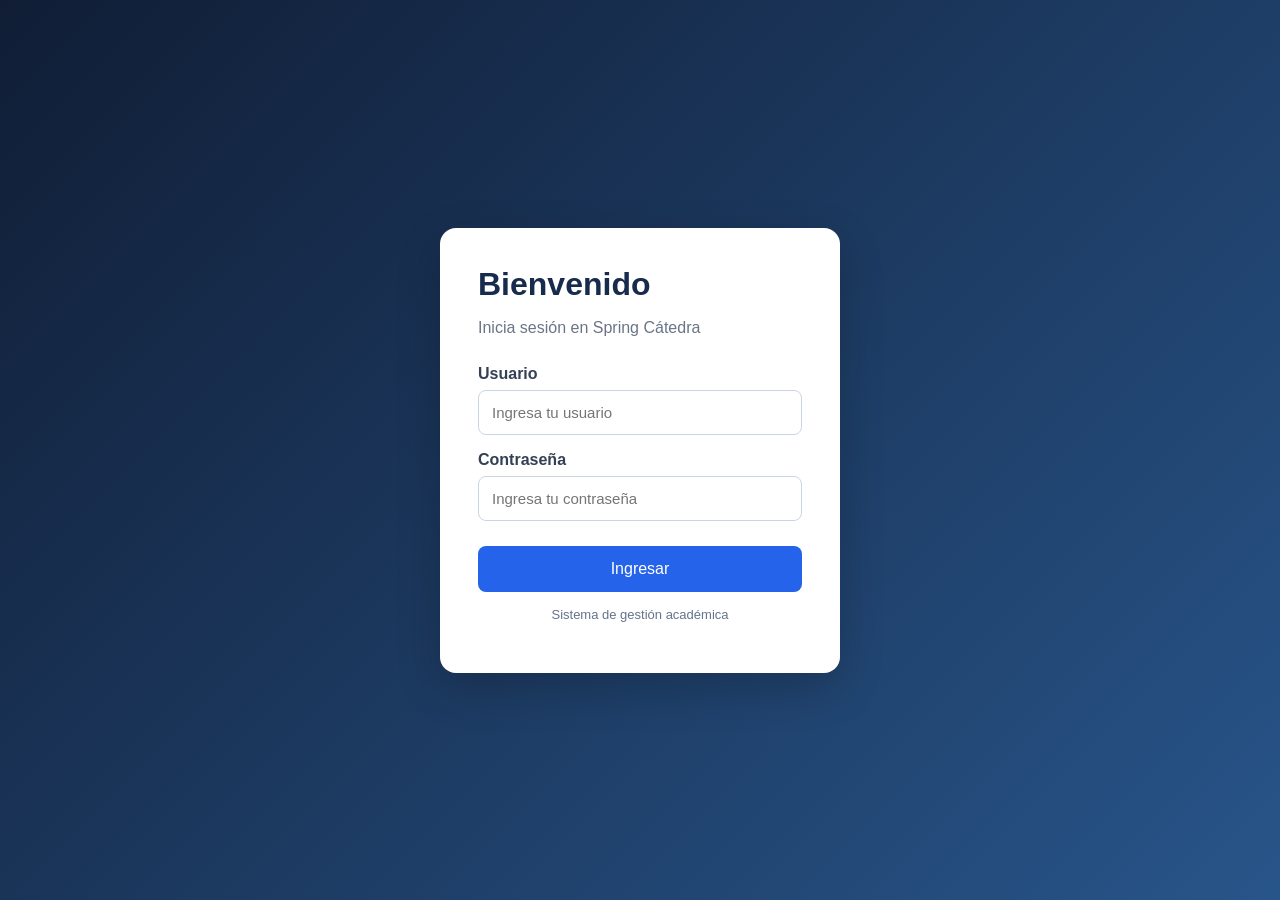
<file: src/main/resources/static/login.html>
<!DOCTYPE html>
<html lang="es">
<head>
    <meta charset="UTF-8">
    <meta name="viewport" content="width=device-width, initial-scale=1.0">
    <title>Iniciar sesión | Spring Cátedra</title>
    <style>
        * { box-sizing: border-box; }

        body {
            margin: 0;
            min-height: 100vh;
            display: flex;
            align-items: center;
            justify-content: center;
            font-family: Arial, sans-serif;
            background: linear-gradient(135deg, #101d35, #28558a);
        }

        .login {
            background: white;
            width: 90%;
            max-width: 400px;
            padding: 38px;
            border-radius: 16px;
            box-shadow: 0 15px 45px rgba(0,0,0,.2);
        }

        h1 { margin: 0 0 8px; color: #172b4d; }
        .subtitle { color: #697586; margin-bottom: 28px; }

        label {
            display: block;
            margin: 16px 0 7px;
            font-weight: bold;
            color: #344054;
        }

        input {
            width: 100%;
            padding: 13px;
            border: 1px solid #cbd5e1;
            border-radius: 8px;
            font-size: 15px;
        }

        input:focus {
            outline: 2px solid #3979c2;
        }

        button {
            width: 100%;
            margin-top: 25px;
            padding: 14px;
            border: none;
            border-radius: 8px;
            background: #2563eb;
            color: white;
            font-size: 16px;
            cursor: pointer;
        }

        button:hover { background: #1d4ed8; }

        .message {
            margin-top: 15px;
            text-align: center;
            color: #64748b;
            font-size: 13px;
        }
    </style>
</head>
<body>
    <main class="login">
        <h1>Bienvenido</h1>
        <p class="subtitle">Inicia sesión en Spring Cátedra</p>

        <form id="loginForm">
            <label for="usuario">Usuario</label>
            <input id="usuario" name="usuario"
                   placeholder="Ingresa tu usuario" required>

            <label for="password">Contraseña</label>
            <input id="password" name="password"
                   type="password"
                   placeholder="Ingresa tu contraseña" required>

            <button type="submit">Ingresar</button>
        </form>

        <p class="message" id="mensaje">
            Sistema de gestión académica
        </p>
    </main>

    
<script>
    document.getElementById("loginForm")
        .addEventListener("submit", async function(event) {
            event.preventDefault();

            const usuario = document.getElementById("usuario").value;
            const password = document.getElementById("password").value;
            const mensaje = document.getElementById("mensaje");

            mensaje.textContent = "Verificando usuario...";

            try {
                const respuesta = await fetch("/api/auth/login", {
                    method: "POST",
                    headers: {
                        "Content-Type": "application/json"
                    },
                    body: JSON.stringify({
                        usuario: usuario,
                        password: password
                    })
                });

                if (!respuesta.ok) {
                    mensaje.textContent =
                        "Usuario o contraseña incorrectos.";
                    return;
                }

                const datos = await respuesta.json();

                sessionStorage.setItem("token", datos.token);
                sessionStorage.setItem("usuario", datos.username);
                sessionStorage.setItem("rol", datos.rol);

                mensaje.style.color = "green";
                mensaje.textContent =
                    "¡Bienvenido, " + datos.username + "!";

            } catch (error) {
                mensaje.textContent =
                    "No se pudo conectar con el servidor.";
            }
        });
</script>

</body>
</html>
</file>
